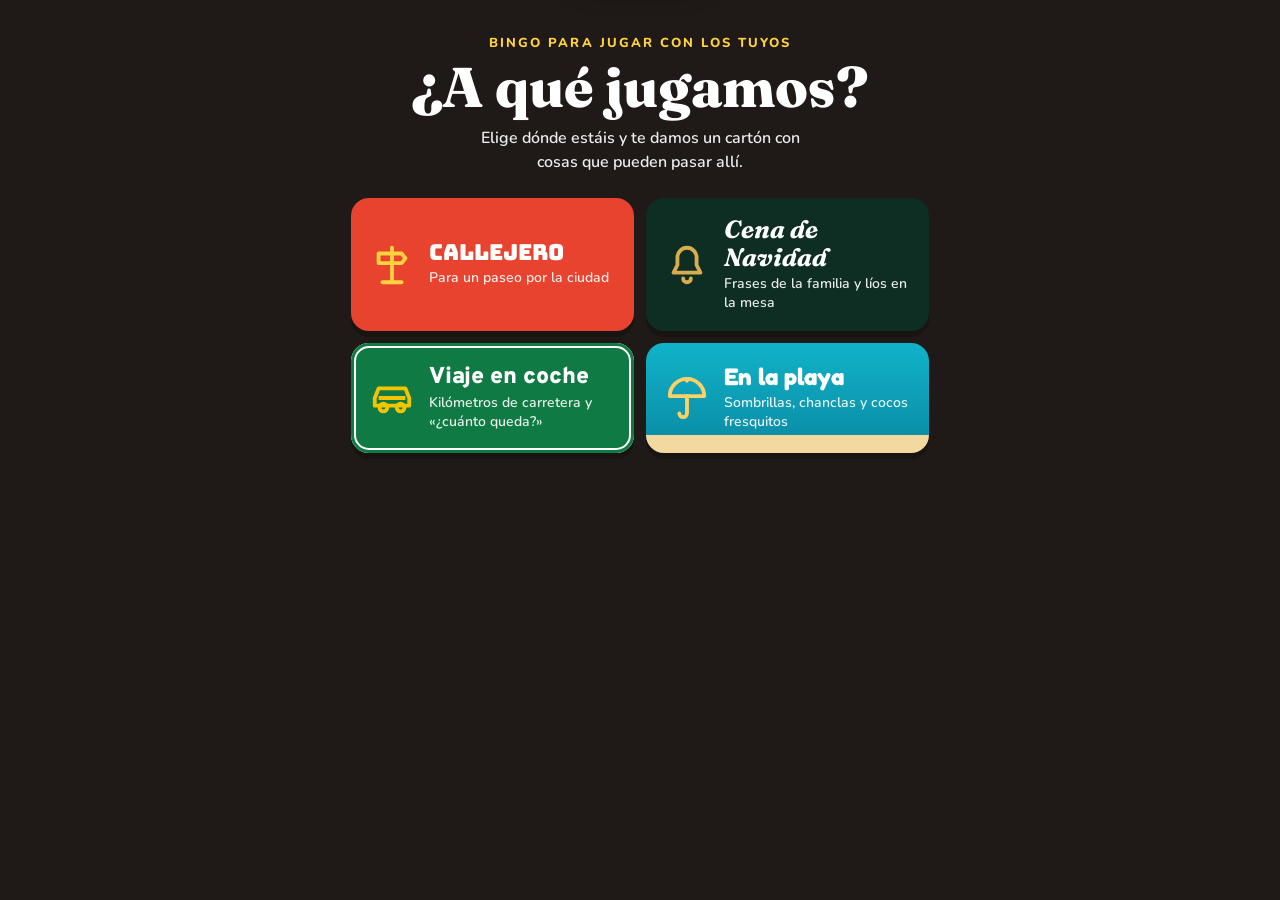
<file: index.html>
<!DOCTYPE html>
<html lang="es">
<head>
<meta charset="utf-8">
<meta name="viewport" content="width=device-width, initial-scale=1, viewport-fit=cover">
<title>Bingo</title>
<meta name="description" content="Bingos para jugar con los tuyos: paseando por la calle, en la cena de Navidad, en un viaje en coche o en la playa.">
<meta name="theme-color" content="#1f1a17">
<link rel="manifest" href="manifest.webmanifest">
<link rel="icon" href="icons/icon.svg" type="image/svg+xml">
<link rel="apple-touch-icon" href="icons/icon-180.png">
<meta name="apple-mobile-web-app-capable" content="yes">
<meta name="mobile-web-app-capable" content="yes">
<meta name="apple-mobile-web-app-status-bar-style" content="black-translucent">
<meta name="apple-mobile-web-app-title" content="Bingo">
<link rel="preconnect" href="https://fonts.googleapis.com">
<link rel="preconnect" href="https://fonts.gstatic.com" crossorigin>
<link href="https://fonts.googleapis.com/css2?family=Bungee&family=Nunito:wght@500;700;800;900&family=Fraunces:ital,opsz,wght@0,9..144,600;0,9..144,800;1,9..144,700&family=Figtree:wght@500;700;800&family=Overpass:wght@600;800;900&family=Fredoka:wght@500;600;700&display=swap" rel="stylesheet">
<link rel="stylesheet" href="styles.css?v=6">
</head>
<body data-mode="">
<svg width="0" height="0" style="position:absolute" aria-hidden="true">
 <defs>
  <symbol id="i-animal" viewBox="0 0 24 24" fill="none" stroke="currentColor" stroke-width="2" stroke-linejoin="round" stroke-linecap="round"><path d="M5 9 3 4l5 2h8l5-2-2 5v5a7 7 0 0 1-14 0z"/><circle cx="9.5" cy="12" r="1" fill="currentColor"/><circle cx="14.5" cy="12" r="1" fill="currentColor"/><path d="M11 16h2l-1 1.2z"/></symbol>
  <symbol id="i-gente" viewBox="0 0 24 24" fill="none" stroke="currentColor" stroke-width="2" stroke-linecap="round"><circle cx="12" cy="6" r="3"/><path d="M6 21v-5a6 6 0 0 1 12 0v5"/></symbol>
  <symbol id="i-ropa" viewBox="0 0 24 24" fill="none" stroke="currentColor" stroke-width="2" stroke-linejoin="round"><path d="M8 3 3 6l2 4 3-1v12h8V9l3 1 2-4-5-3a4 4 0 0 1-8 0z"/></symbol>
  <symbol id="i-vehiculo" viewBox="0 0 24 24" fill="none" stroke="currentColor" stroke-width="2" stroke-linejoin="round"><path d="M3 16v-4l2-5h14l2 5v4z"/><circle cx="7.5" cy="17" r="2"/><circle cx="16.5" cy="17" r="2"/><path d="M5 12h14"/></symbol>
  <symbol id="i-calle" viewBox="0 0 24 24" fill="none" stroke="currentColor" stroke-width="2" stroke-linejoin="round" stroke-linecap="round"><path d="M12 3v18M7 21h10"/><path d="M5 6h12l2 2.5-2 2.5H5z"/></symbol>
  <symbol id="i-cielo" viewBox="0 0 24 24" fill="none" stroke="currentColor" stroke-width="2" stroke-linejoin="round"><circle cx="8" cy="8" r="3"/><path d="M7 19h10a4 4 0 0 0 0-8 5 5 0 0 0-9.6 1.5A3.3 3.3 0 0 0 7 19z"/></symbol>
  <symbol id="i-helado" viewBox="0 0 24 24" fill="none" stroke="currentColor" stroke-width="2" stroke-linejoin="round"><path d="M8 11l4 10 4-10"/><path d="M7 11a5 5 0 0 1 10 0z"/></symbol>
  <symbol id="i-raro" viewBox="0 0 24 24" fill="none" stroke="currentColor" stroke-width="2" stroke-linejoin="round"><path d="m12 3 2.6 5.6 6 .7-4.5 4.1 1.2 6L12 16.4 6.7 19.4l1.2-6L3.4 9.3l6-.7z"/></symbol>
  <symbol id="i-mio" viewBox="0 0 24 24" fill="none" stroke="currentColor" stroke-width="2" stroke-linejoin="round" stroke-linecap="round"><path d="M4 20l4-1L19 8l-3-3L5 16z"/><path d="M14 7l3 3"/></symbol>
  <symbol id="i-dice" viewBox="0 0 24 24" fill="none" stroke="currentColor" stroke-width="2" stroke-linejoin="round" stroke-linecap="round"><path d="M4 5h16v11H10l-5 4v-4H4z"/><path d="M8 9.5h8M8 12.5h5"/></symbol>
  <symbol id="i-cubiertos" viewBox="0 0 24 24" fill="none" stroke="currentColor" stroke-width="2" stroke-linejoin="round" stroke-linecap="round"><path d="M6 3v7a2 2 0 0 0 4 0V3M8 10v11"/><path d="M17 21V3c-2 1.5-3 4-3 7v3h3"/></symbol>
  <symbol id="i-copa" viewBox="0 0 24 24" fill="none" stroke="currentColor" stroke-width="2" stroke-linejoin="round" stroke-linecap="round"><path d="M7 3h10l-1 6a4 4 0 0 1-8 0z"/><path d="M12 13v7M8 21h8"/></symbol>
  <symbol id="i-tele" viewBox="0 0 24 24" fill="none" stroke="currentColor" stroke-width="2" stroke-linejoin="round" stroke-linecap="round"><rect x="3" y="6" width="18" height="12" rx="2"/><path d="m9 2 3 4 3-4M8 21h8"/></symbol>
  <symbol id="i-familia" viewBox="0 0 24 24" fill="none" stroke="currentColor" stroke-width="2" stroke-linecap="round"><circle cx="8" cy="7" r="2.6"/><circle cx="16.5" cy="9" r="2.2"/><path d="M3 20v-3a5 5 0 0 1 10 0v3M13.5 20v-2.5a3.5 3.5 0 0 1 7 0V20"/></symbol>
  <symbol id="i-rayo" viewBox="0 0 24 24" fill="none" stroke="currentColor" stroke-width="2" stroke-linejoin="round"><path d="M13 2 5 13h6l-1 9 8-11h-6z"/></symbol>
  <symbol id="i-luna" viewBox="0 0 24 24" fill="none" stroke="currentColor" stroke-width="2" stroke-linejoin="round" stroke-linecap="round"><path d="M20 14.5A8 8 0 1 1 9.5 4a6.5 6.5 0 0 0 10.5 10.5z"/></symbol>
  <symbol id="i-campana" viewBox="0 0 24 24" fill="none" stroke="currentColor" stroke-width="2" stroke-linejoin="round" stroke-linecap="round"><path d="M12 3a5 5 0 0 0-5 5v4l-2 4h14l-2-4V8a5 5 0 0 0-5-5z"/><path d="M10 19a2 2 0 0 0 4 0"/></symbol>
  <symbol id="i-senal" viewBox="0 0 24 24" fill="none" stroke="currentColor" stroke-width="2" stroke-linejoin="round" stroke-linecap="round"><path d="M12 2.5 21.5 12 12 21.5 2.5 12z"/><path d="M12 8v5M12 16v.5"/></symbol>
  <symbol id="i-montana" viewBox="0 0 24 24" fill="none" stroke="currentColor" stroke-width="2" stroke-linejoin="round" stroke-linecap="round"><path d="M2 20 9 8l4 6 2-3 7 9z"/><path d="m7.2 11 1.8 1 1.6-1.1"/></symbol>
  <symbol id="i-gasolina" viewBox="0 0 24 24" fill="none" stroke="currentColor" stroke-width="2" stroke-linejoin="round" stroke-linecap="round"><path d="M4 21V5a2 2 0 0 1 2-2h6a2 2 0 0 1 2 2v16M3 21h12M4 10h10"/><path d="M14 8h2a2 2 0 0 1 2 2v6a1.5 1.5 0 0 0 3 0V8l-3-3"/></symbol>
  <symbol id="i-ola" viewBox="0 0 24 24" fill="none" stroke="currentColor" stroke-width="2" stroke-linejoin="round" stroke-linecap="round"><path d="M2 12c2.5 0 2.5-2 5-2s2.5 2 5 2 2.5-2 5-2 2.5 2 5 2M2 17c2.5 0 2.5-2 5-2s2.5 2 5 2 2.5-2 5-2 2.5 2 5 2"/><path d="M2 7c2.5 0 2.5-2 5-2s2.5 2 5 2 2.5-2 5-2 2.5 2 5 2"/></symbol>
  <symbol id="i-sombrilla" viewBox="0 0 24 24" fill="none" stroke="currentColor" stroke-width="2" stroke-linejoin="round" stroke-linecap="round"><path d="M3 11a9 9 0 0 1 18 0z"/><path d="M12 11v9a2 2 0 0 1-4 0M12 2v1"/></symbol>
  <symbol id="i-sol" viewBox="0 0 24 24" fill="none" stroke="currentColor" stroke-width="2" stroke-linecap="round"><circle cx="12" cy="12" r="4"/><path d="M12 2v2M12 20v2M4.9 4.9l1.4 1.4M17.7 17.7l1.4 1.4M2 12h2M20 12h2M4.9 19.1l1.4-1.4M17.7 6.3l1.4-1.4"/></symbol>
  <symbol id="i-star" viewBox="0 0 24 24"><path fill="currentColor" d="m12 2.5 2.8 6 6.6.7-4.9 4.5 1.4 6.5L12 16.9l-5.9 3.3 1.4-6.5-4.9-4.5 6.6-.7z"/></symbol>
 </defs>
</svg>

<!-- Pantalla inicial: elegir juego -->
<section id="picker" aria-labelledby="pickT">
 <header class="phead">
  <p class="kicker">Bingo para jugar con los tuyos</p>
  <h1 id="pickT">¿A qué jugamos?</h1>
  <p class="sub">Elige dónde estáis y te damos un cartón con cosas que pueden pasar allí.</p>
 </header>
 <div class="tiles" id="tiles"></div>
</section>

<!-- El juego -->
<div id="game" hidden>
 <div class="deco" aria-hidden="true">
  <svg class="d-calle" viewBox="0 0 400 56" preserveAspectRatio="none">
   <g fill="var(--bg2)">
    <rect x="0" y="22" width="44" height="34"/><rect x="48" y="8" width="30" height="48"/><rect x="82" y="28" width="52" height="28"/>
    <rect x="138" y="14" width="36" height="42"/><rect x="178" y="30" width="28" height="26"/><rect x="210" y="4" width="40" height="52"/>
    <rect x="254" y="24" width="50" height="32"/><rect x="308" y="12" width="34" height="44"/><rect x="346" y="26" width="54" height="30"/>
   </g>
   <g fill="#ffd23f" opacity=".85">
    <rect x="54" y="16" width="6" height="6"/><rect x="66" y="28" width="6" height="6"/><rect x="146" y="22" width="6" height="6"/>
    <rect x="218" y="12" width="6" height="6"/><rect x="236" y="26" width="6" height="6"/><rect x="316" y="20" width="6" height="6"/>
    <rect x="96" y="36" width="6" height="6"/><rect x="268" y="32" width="6" height="6"/><rect x="360" y="34" width="6" height="6"/>
   </g>
  </svg>
  <svg class="d-navidad" viewBox="0 0 400 40" preserveAspectRatio="none">
   <path d="M-4 6 Q 30 30 66 8 T 136 8 T 206 8 T 276 8 T 346 8 T 416 8" fill="none" stroke="#06170f" stroke-width="2"/>
   <g class="bulbs">
    <ellipse cx="18" cy="21" rx="5" ry="7" fill="#e5484d"/><ellipse cx="50" cy="20" rx="5" ry="7" fill="#f5c542"/>
    <ellipse cx="88" cy="21" rx="5" ry="7" fill="#46b17b"/><ellipse cx="120" cy="20" rx="5" ry="7" fill="#e5484d"/>
    <ellipse cx="158" cy="21" rx="5" ry="7" fill="#f5c542"/><ellipse cx="190" cy="20" rx="5" ry="7" fill="#46b17b"/>
    <ellipse cx="228" cy="21" rx="5" ry="7" fill="#e5484d"/><ellipse cx="260" cy="20" rx="5" ry="7" fill="#f5c542"/>
    <ellipse cx="298" cy="21" rx="5" ry="7" fill="#46b17b"/><ellipse cx="330" cy="20" rx="5" ry="7" fill="#e5484d"/>
    <ellipse cx="368" cy="21" rx="5" ry="7" fill="#f5c542"/><ellipse cx="396" cy="20" rx="5" ry="7" fill="#46b17b"/>
   </g>
  </svg>
  <svg class="d-coche" viewBox="0 0 400 30" preserveAspectRatio="none">
   <rect width="400" height="30" fill="#14181f"/>
   <path class="lane" d="M0 15h400" stroke="#f5c400" stroke-width="3" stroke-dasharray="22 16"/>
  </svg>
  <svg class="d-playa" viewBox="0 0 400 40" preserveAspectRatio="none">
   <path class="wave" d="M0 22 Q25 10 50 22 T100 22 T150 22 T200 22 T250 22 T300 22 T350 22 T400 22 T450 22 V40 H0z" fill="rgba(255,255,255,.25)"/>
   <path d="M0 28 Q25 18 50 28 T100 28 T150 28 T200 28 T250 28 T300 28 T350 28 T400 28 V40 H0z" fill="rgba(255,255,255,.18)"/>
  </svg>
 </div>

 <header class="ghead">
  <button class="back" id="back" aria-label="Cambiar de juego">← Juegos</button>
  <p class="kicker" id="kicker"></p>
  <h1 id="title"></h1>
  <p class="sub" id="sub"></p>
 </header>

 <main>
  <div class="bar">
   <div class="seg" role="group" aria-label="Tamaño del cartón">
    <button data-size="3">3×3</button><button data-size="4">4×4</button><button data-size="5">5×5</button>
   </div>
   <div class="seg" role="group" aria-label="Tipo de cartón">
    <button data-type="serie">De serie</button><button data-type="mine">Personalizado</button>
   </div>
  </div>

  <section class="card" aria-label="Tu cartón">
   <div class="chead">
    <div><span class="who" id="who">Tu cartón</span><span class="table">Partida <b id="codeTop"></b></span></div>
    <span id="clock" aria-label="Tiempo de partida">0:00</span>
   </div>
   <div class="grid" id="grid"></div>
  </section>

  <div class="score">
   <div><b id="sMarks">0/0</b><span>tachadas</span></div>
   <div><b id="sLines">0</b><span>líneas</span></div>
   <div><b id="sLeft">0</b><span>para bingo</span></div>
  </div>
  <div class="meter" aria-hidden="true"><i id="meter"></i></div>
  <div class="bar" style="margin-top:16px"><button class="btn ghost" id="limpiar" hidden>Limpiar cartón</button><button class="btn hi" id="nuevo">Partida nueva</button></div>

  <section class="panel" id="playPanel">
   <h2 id="playT"></h2>
   <p id="playP"></p>
   <label class="lbl" for="name">Tu nombre <span>(opcional)</span></label>
   <div class="row">
    <input id="name" maxlength="24" placeholder="Por ejemplo, Lucía" autocomplete="given-name">
    <button class="btn" id="nameBtn">Dame mi cartón</button>
   </div>
   <div class="tablecode"><span>Código de la partida</span><b id="code">----</b></div>
   <div class="row"><button class="btn" id="link">Compartir enlace</button><button class="btn ghost" id="copy">Copiar código</button></div>
   <div class="row" style="margin-top:12px">
    <input id="join" class="up" maxlength="6" placeholder="Código, p. ej. KQ7M-4" aria-label="Código de partida" autocomplete="off">
    <button class="btn ghost" id="joinBtn">Unirme</button>
   </div>
   <p class="msg" id="msg" role="status"></p>
  </section>

  <section class="panel" id="customPanel">
   <h2 id="customT"></h2>
   <p id="customP"></p>
   <textarea id="custom" aria-label="Tus casillas, una por línea"></textarea>
   <p class="hint" id="customInfo"></p>
   <div class="row"><button class="btn" id="makeCustom">Crear mi cartón</button></div>
   <p class="msg" id="customMsg" role="status"></p>
  </section>

  <section class="panel">
   <h2>Cómo se juega</h2>
   <ol id="rules"></ol>
  </section>

  <p class="foot"><button class="linkish" id="back2">Elegir otro juego</button></p>
 </main>
</div>

<div class="toast" id="toast" role="status">¡Línea!</div>
<div class="win-ov" id="winOv" role="dialog" aria-modal="true" aria-labelledby="winT">
 <div class="win-card">
  <svg class="win-star" aria-hidden="true"><use href="#i-star"/></svg>
  <h2 id="winT">¡BINGO!</h2>
  <p id="winP"></p>
  <div class="row" style="justify-content:center">
   <button class="btn ghost" id="again">Otro cartón</button>
   <button class="btn" id="close">Ver cartón</button>
  </div>
 </div>
</div>
<canvas id="fx"></canvas>

<!-- Al cambiar app.js, modes.js o styles.css, sube el ?v= aquí y la versión en sw.js -->
<script src="modes.js?v=6"></script>
<script src="app.js?v=6"></script>
</body>
</html>
</file>
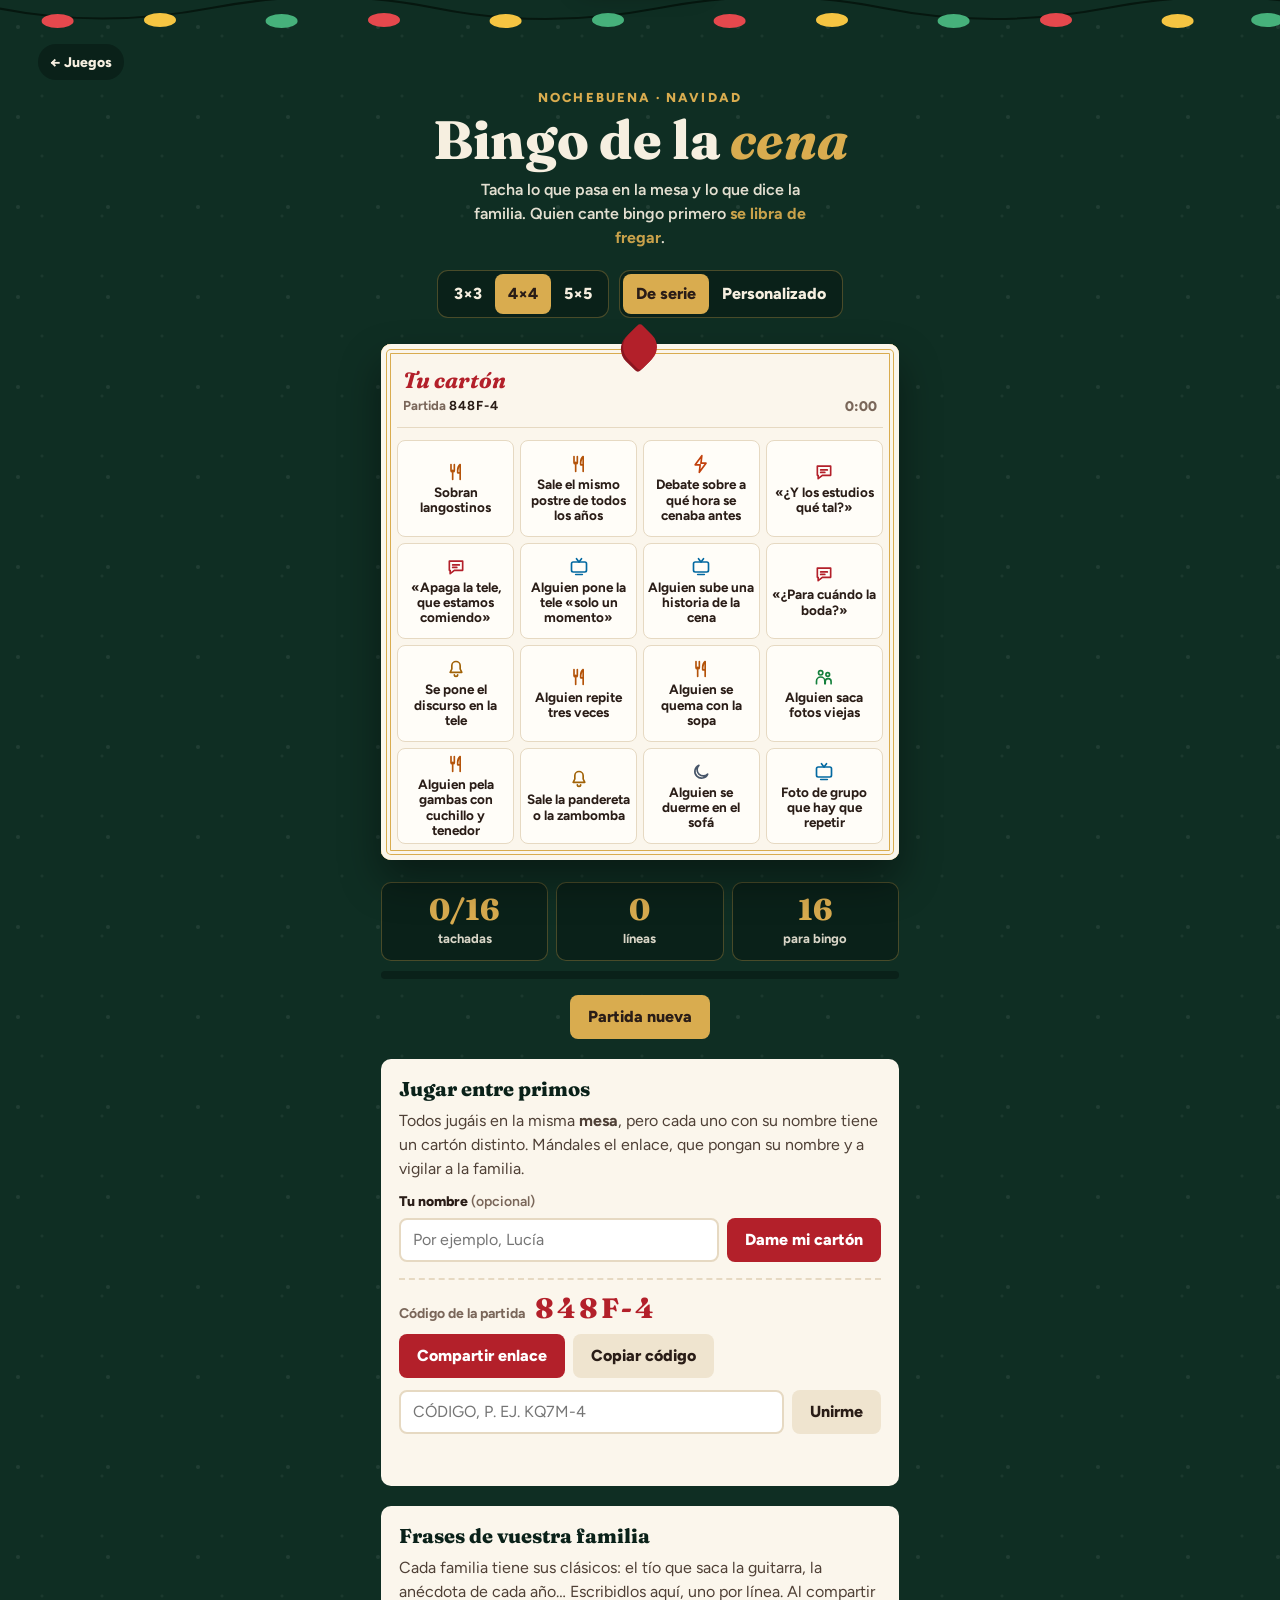
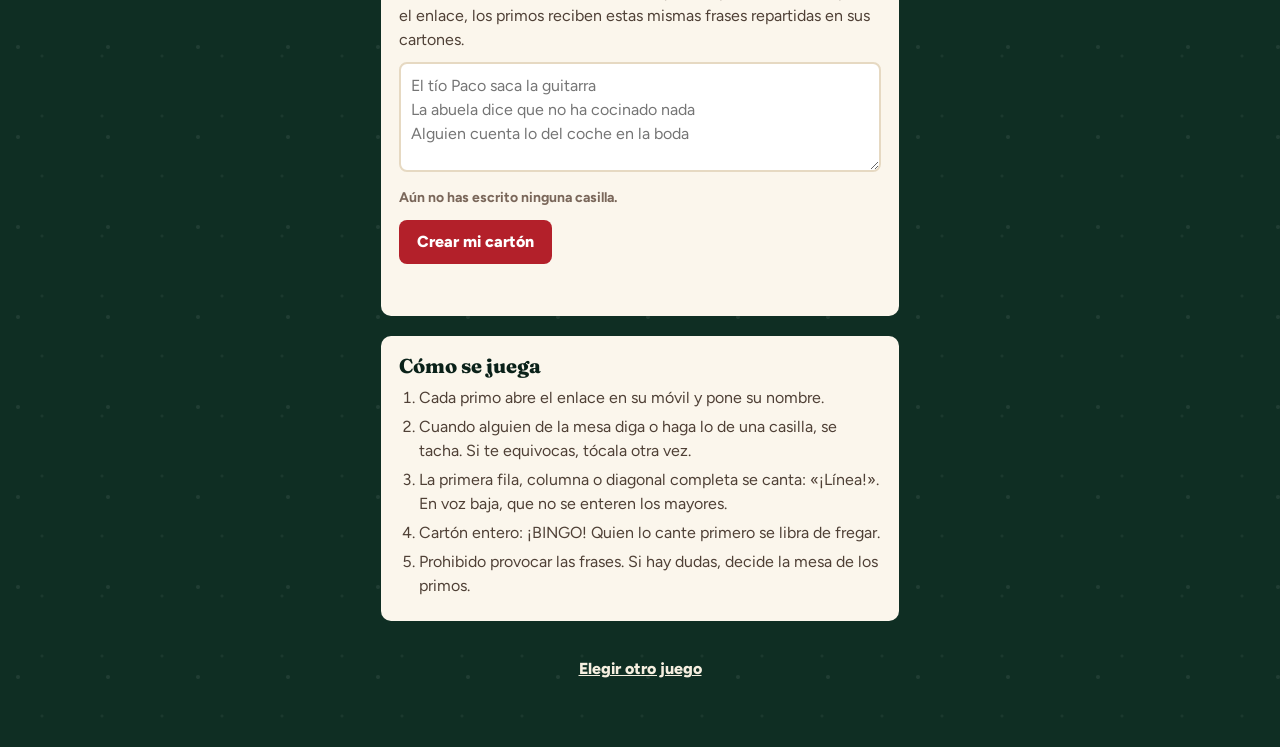
<file: navidad/index.html>
<!DOCTYPE html>
<html lang="es">
<head>
<meta charset="utf-8">
<meta name="viewport" content="width=device-width, initial-scale=1">
<title>Bingo de la cena de Navidad</title>
<!-- El bingo de Navidad ahora es un juego más dentro de la app principal.
     Esta página solo redirige, conservando la partida si venías de un enlace compartido. -->
<script>
(function(){
  var p=new URLSearchParams(location.hash.slice(1));
  p.set('m','navidad');
  location.replace('../#'+p.toString());
})();
</script>
<meta http-equiv="refresh" content="0; url=../#m=navidad">
</head>
<body style="background:#0f2e23;color:#f6efe0;font:16px system-ui;text-align:center;padding:40px">
<p>El bingo de Navidad se ha mudado. <a href="../#m=navidad" style="color:#d9ac4f">Ir al bingo</a></p>
</body>
</html>
</file>
<file: styles.css>
/* Un mismo bingo con varios juegos. La estructura es común; cada juego ([data-mode]) trae sus colores, tipografías y adornos.
   calle   — rojo tomate, ticket de papel con muescas, sello cobalto; Bungee + Nunito
   navidad — verde abeto, tarjeta crema con filete dorado, sello de lacre; Fraunces + Figtree
   coche   — asfalto, cabecera de cartel de autovía verde, línea amarilla; Overpass
   playa   — mar turquesa, cartón color arena con olas, sello coral; Fredoka + Nunito */
:root{color-scheme:dark;
--bg:#1f1a17;--bg2:#15110f;--paper:#fffdf8;--cell:#fff;--ink:#1f1a17;--on:#fff;--hi:#ffd23f;--hiInk:#1f1a17;
--accent:#2546d8;--accentInk:#fff;--ghost:#efe7dc;--stamp:37,70,216;--line:#e4d9cb;--muted:#6f625a;--soft:#4a3f38;
--win:#fff4c2;--winB:#e0b100;--fD:Bungee,Impact,sans-serif;--fB:Nunito,system-ui,sans-serif;--r:14px;--rc:10px}
[data-mode=calle]{--bg:#e8432e;--bg2:#c8321f}
[data-mode=navidad]{--bg:#0f2e23;--bg2:#0a2119;--paper:#fbf6ec;--cell:#fffdf8;--ink:#2a1d17;--on:#f6efe0;--hi:#d9ac4f;--hiInk:#2a1d17;
 --accent:#b3202a;--ghost:#efe4cf;--stamp:179,32,42;--line:#e6d9c2;--muted:#7a675a;--soft:#4f4036;--win:#fbecc4;--winB:#d9ac4f;
 --fD:Fraunces,Georgia,serif;--fB:Figtree,system-ui,sans-serif;--r:10px;--rc:8px}
[data-mode=coche]{--bg:#1d2430;--bg2:#141922;--paper:#f4f5f7;--cell:#fff;--ink:#111827;--on:#f3f4f6;--hi:#f5c400;--hiInk:#111827;
 --accent:#0f7a43;--ghost:#e5e7eb;--stamp:15,122,67;--line:#d6d9de;--muted:#5b6472;--soft:#374151;--win:#fff6c2;--winB:#f5c400;
 --fD:Overpass,system-ui,sans-serif;--fB:Overpass,system-ui,sans-serif;--r:8px;--rc:6px}
[data-mode=playa]{--bg:#0b8fa8;--bg2:#07728a;--paper:#fff3d6;--cell:#fffbf0;--ink:#173a4a;--on:#fff;--hi:#ffd166;--hiInk:#173a4a;
 --accent:#f25f5c;--ghost:#fbe6bd;--stamp:242,95,92;--line:#f0dcae;--muted:#7a6a4f;--soft:#4b4636;--win:#ffe9a8;--winB:#f4a261;
 --fD:Fredoka,Nunito,sans-serif;--fB:Nunito,system-ui,sans-serif;--r:22px;--rc:14px}

*{box-sizing:border-box;min-width:0}
[hidden]{display:none!important}
body{margin:0;background:var(--bg);color:var(--on);font:16px/1.5 var(--fB);overflow-x:clip;transition:background .3s;
 padding:0 env(safe-area-inset-right) env(safe-area-inset-bottom) env(safe-area-inset-left)}
button,input,textarea{font:inherit}
button:focus-visible,input:focus-visible,textarea:focus-visible,a:focus-visible{outline:3px solid var(--hi);outline-offset:2px}
.kicker{margin:0;font-weight:800;font-size:13px;letter-spacing:.16em;text-transform:uppercase;color:var(--hi)}
h1{font:400 clamp(34px,9vw,54px)/1.05 var(--fD);margin:4px 0 0;text-wrap:balance}
h1 em{font-style:normal;color:var(--hi)}
.sub{margin:10px auto 0;max-width:36ch;opacity:.92;font-weight:600}
.sub b{color:var(--hi)}

/* ---------- Pantalla de elegir juego ---------- */
#picker{max-width:680px;margin:0 auto;padding:calc(34px + env(safe-area-inset-top)) max(4vw,14px) 40px}
.phead{text-align:center;margin-bottom:24px}
.phead h1{font:800 clamp(36px,10vw,56px)/1.05 Fraunces,Georgia,serif}
.tiles{display:grid;grid-template-columns:repeat(auto-fit,minmax(min(100%,260px),1fr));gap:12px}
.tile{position:relative;display:flex;gap:14px;align-items:center;text-align:start;border:0;border-radius:18px;padding:18px;min-height:110px;cursor:pointer;overflow:hidden;
 background:var(--t);color:var(--tInk,#fff);box-shadow:0 6px 0 rgba(0,0,0,.25);transition:transform .15s}
.tile:hover{transform:translateY(-2px)}.tile:active{transform:translateY(2px);box-shadow:0 2px 0 rgba(0,0,0,.25)}
.tile svg{width:46px;height:46px;flex:none;color:var(--tHi)}
.tile b{display:block;font:var(--tFont);line-height:1.1}
.tile span{display:block;font:600 14px/1.35 Nunito,sans-serif;opacity:.9;margin-top:4px}
.tile .cont{position:absolute;top:10px;right:12px;font:800 11px Nunito,sans-serif;letter-spacing:.08em;text-transform:uppercase;background:rgba(0,0,0,.25);padding:3px 8px;border-radius:99px}
.t-calle{--t:#e8432e;--tHi:#ffd23f;--tFont:400 22px Bungee,sans-serif}
.t-navidad{--t:#0f2e23;--tHi:#d9ac4f;--tFont:italic 700 25px Fraunces,serif}
.t-coche{--t:#0f7a43;--tHi:#f5c400;--tFont:900 23px Overpass,sans-serif;box-shadow:inset 0 0 0 3px #0f7a43,inset 0 0 0 5px #fff,0 6px 0 rgba(0,0,0,.25)!important}
.t-playa{--t:linear-gradient(180deg,#10b3c9,#0b8fa8 84%,#f2d9a0 84%);--tHi:#ffd166;--tFont:700 24px Fredoka,sans-serif}

/* ---------- Juego ---------- */
.deco{padding-top:env(safe-area-inset-top)}
.deco svg{display:none;width:100%}
[data-mode=calle] .d-calle{display:block;height:56px;order:2}
[data-mode=navidad] .d-navidad{display:block;height:40px}
[data-mode=coche] .d-coche{display:block;height:22px}
[data-mode=playa] .d-playa{display:block;height:34px}
[data-mode=calle] .deco{display:flex;flex-direction:column}
.bulbs ellipse{animation:blink 2.4s infinite ease-in-out}
.bulbs ellipse:nth-child(3n+2){animation-delay:.8s}.bulbs ellipse:nth-child(3n){animation-delay:1.6s}
@keyframes blink{0%,100%{opacity:1}50%{opacity:.35}}
.lane{animation:drive 1s linear infinite}@keyframes drive{to{stroke-dashoffset:-38}}
.wave{animation:sway 4s ease-in-out infinite alternate}@keyframes sway{to{transform:translateX(-50px)}}

.ghead{padding:10px max(5vw,16px) 0;text-align:center;position:relative}
.back{position:absolute;left:max(3vw,10px);top:4px;border:0;background:var(--bg2);color:var(--on);font-weight:800;font-size:14px;min-height:36px;padding:0 12px;border-radius:99px;cursor:pointer}
.ghead .kicker{margin-top:38px}
main{max-width:620px;margin:0 auto;padding:20px max(4vw,12px) 40px}
.bar{display:flex;flex-wrap:wrap;gap:10px;justify-content:center;align-items:center;margin-bottom:16px}
.seg{display:flex;background:var(--bg2);border-radius:calc(var(--rc) + 3px);padding:3px}
.seg button{border:0;background:none;color:var(--on);font-weight:800;min-height:40px;padding:0 13px;border-radius:var(--rc);cursor:pointer}
.seg button[aria-pressed=true]{background:var(--hi);color:var(--hiInk)}
.btn{border:0;min-height:44px;padding:0 18px;border-radius:var(--rc);font-weight:800;cursor:pointer;background:var(--accent);color:var(--accentInk)}
.btn.hi{background:var(--hi);color:var(--hiInk)}
.btn.ghost{background:var(--ghost);color:var(--ink)}
.btn:active{transform:translateY(1px)}

.card{background:var(--paper);color:var(--ink);border-radius:var(--r);padding:14px;position:relative;box-shadow:0 18px 34px rgba(0,0,0,.3)}
.chead{display:flex;justify-content:space-between;align-items:flex-end;gap:8px;padding:2px 6px 10px;margin-bottom:12px;border-bottom:2px dashed var(--line)}
.chead .who{display:block;font:400 20px/1.15 var(--fD);color:var(--accent)}
.chead .table{font-size:13px;font-weight:700;color:var(--muted)}
.chead .table b{color:var(--ink);letter-spacing:.08em}
#clock{font-weight:800;color:var(--muted);font-size:14px;white-space:nowrap;font-variant-numeric:tabular-nums}
.grid{display:grid;gap:6px;grid-auto-rows:1fr}
.cell{position:relative;min-height:92px;border:2px solid var(--line);border-radius:var(--rc);background:var(--cell);color:var(--ink);padding:5px 4px;
 display:flex;flex-direction:column;align-items:center;justify-content:center;gap:3px;text-align:center;cursor:pointer;font-weight:800;font-size:13.5px;line-height:1.14;
 hyphens:auto;overflow:hidden;-webkit-tap-highlight-color:transparent}
.g3 .cell{font-size:16px;min-height:110px}.g5 .cell{font-size:11.5px;padding:4px 2px;min-height:76px}
.cell svg.ic{width:20px;height:20px;flex:none;color:var(--c)}
.g3 .cell svg.ic{width:32px;height:32px}.g5 .cell svg.ic{width:15px;height:15px}
.cell .t{overflow-wrap:break-word;max-width:100%;position:relative}
.cell .stamp{position:absolute;left:8%;top:50%;width:84%;aspect-ratio:1;margin-top:-42%;border-radius:50%;pointer-events:none;mix-blend-mode:multiply;
 background:radial-gradient(circle at 36% 32%,rgba(var(--stamp),.5),rgba(var(--stamp),.78) 70%);
 transform:scale(0) rotate(-25deg);transition:transform .22s cubic-bezier(.3,1.6,.5,1)}
.cell.on .stamp{transform:scale(1) rotate(0)}
.cell.on{border-color:rgb(var(--stamp))}
.cell.win{background:var(--win);border-color:var(--winB)}
.cell.free{background:var(--hi);border-color:var(--winB);color:var(--hiInk);cursor:default}
.cell.free svg{width:26px;height:26px}
.cell.free .t{font:400 13px/1.1 var(--fD)}

.score{display:grid;grid-template-columns:repeat(3,minmax(0,1fr));gap:8px;margin-top:22px}
.score div{background:var(--bg2);border-radius:var(--r);padding:10px 6px;text-align:center}
.score b{display:block;font:400 clamp(22px,6vw,30px)/1.1 var(--fD);color:var(--hi);font-variant-numeric:tabular-nums}
.score span{font-size:13px;font-weight:700;opacity:.88}
.meter{height:10px;background:var(--bg2);border-radius:99px;margin-top:10px;overflow:hidden}
.meter i{display:block;height:100%;width:0;background:var(--hi);border-radius:99px;transition:width .3s}

.panel{background:var(--paper);color:var(--ink);border-radius:var(--r);padding:18px;margin-top:20px}
.panel h2{font:400 20px/1.2 var(--fD);margin:0 0 8px;color:var(--bg2)}
.panel p{margin:0 0 10px;color:var(--soft)}
.lbl{display:block;font-weight:800;font-size:14px;margin:4px 0 6px}.lbl span{font-weight:600;color:var(--muted)}
.tablecode{display:flex;align-items:baseline;gap:10px;flex-wrap:wrap;margin:16px 0 10px;padding-top:14px;border-top:2px dashed var(--line)}
.tablecode span{font-size:14px;font-weight:700;color:var(--muted)}
.tablecode b{font:400 28px/1 var(--fD);letter-spacing:.1em;color:var(--accent)}
.row{display:flex;flex-wrap:wrap;gap:8px;align-items:center}
.row input{flex:1 1 140px;min-height:44px;font-size:16px;border:2px solid var(--line);border-radius:var(--rc);padding:0 12px;background:#fff;color:var(--ink)}
.row input.up{text-transform:uppercase}
textarea{width:100%;min-height:110px;font-size:16px;border:2px solid var(--line);border-radius:var(--rc);padding:10px;background:#fff;color:var(--ink);resize:vertical}
.hint{font-size:14px;font-weight:700;color:var(--muted)!important;margin:8px 0 12px!important}
.msg{font-weight:800;color:var(--accent);min-height:1.5em;margin:8px 0 0}
ol{margin:0;padding-inline-start:20px;color:var(--soft)}ol li{margin:5px 0}
.foot{text-align:center;margin-top:26px}
.linkish{border:0;background:none;color:var(--on);font-weight:800;text-decoration:underline;cursor:pointer;min-height:44px}

.toast{position:fixed;left:50%;top:calc(18px + env(safe-area-inset-top));transform:translate(-50%,-170%);background:var(--hi);color:var(--hiInk);
 font:400 22px var(--fD);padding:12px 24px;border-radius:999px;box-shadow:0 10px 24px rgba(0,0,0,.3);transition:transform .35s cubic-bezier(.3,1.5,.5,1);z-index:20;white-space:nowrap}
.toast.show{transform:translate(-50%,0)}
.win-ov{position:fixed;inset:0;background:rgba(10,8,6,.74);display:none;place-items:center;z-index:30;padding:20px}
.win-ov.show{display:grid}
.win-card{background:var(--paper);color:var(--ink);border-radius:var(--r);padding:26px 22px 24px;text-align:center;max-width:360px;width:100%;box-shadow:0 20px 50px rgba(0,0,0,.5)}
.win-star{width:44px;height:44px;color:var(--hi)}
.win-card h2{font:400 clamp(44px,14vw,62px)/1 var(--fD);margin:2px 0 0;color:var(--accent)}
.win-card p{font-weight:700;margin:10px 0 18px;font-size:17px}
canvas#fx{position:fixed;inset:0;width:100%;height:100%;pointer-events:none;z-index:40}

/* ---------- Detalles de cada juego ---------- */
/* Callejero: ticket de papel con muescas y sombra dura */
[data-mode=calle] .card{border-radius:18px;box-shadow:0 10px 0 var(--bg2),0 18px 30px rgba(0,0,0,.25)}
[data-mode=calle] .card::before,[data-mode=calle] .card::after{content:"";position:absolute;top:50%;width:22px;height:22px;border-radius:50%;background:var(--bg);transform:translateY(-50%)}
[data-mode=calle] .card::before{left:-11px}[data-mode=calle] .card::after{right:-11px}
[data-mode=calle] .chead .who{color:var(--bg2)}
[data-mode=calle] h1{text-shadow:0 3px 0 var(--bg2)}
[data-mode=calle] .seg,[data-mode=calle] .btn,[data-mode=calle] .back{border-radius:999px}
[data-mode=calle] .seg button{border-radius:999px}
[data-mode=calle] .btn.hi{box-shadow:0 3px 0 var(--bg2)}
[data-mode=calle] .win-card{background:var(--hi);box-shadow:0 12px 0 #b98d00}
[data-mode=calle] .win-star{color:var(--bg)}
[data-mode=calle] .win-card h2{color:var(--bg2)}

/* Navidad: tarjeta de felicitación con doble filete dorado y lazo */
[data-mode=navidad] body,body[data-mode=navidad]{background:
 radial-gradient(circle at 20% 30%,rgba(255,255,255,.07) 0 1.5px,transparent 2.5px) 0 0/90px 90px,
 radial-gradient(circle at 70% 60%,rgba(255,255,255,.05) 0 1px,transparent 2px) 0 0/60px 60px,var(--bg)}
[data-mode=navidad] h1{font-weight:800}
[data-mode=navidad] h1 em{font-style:italic;font-weight:700}
[data-mode=navidad] .card{margin-top:26px;padding:16px;box-shadow:inset 0 0 0 5px var(--paper),inset 0 0 0 6px var(--hi),inset 0 0 0 9px var(--paper),inset 0 0 0 10px var(--hi),0 20px 40px rgba(0,0,0,.4)}
[data-mode=navidad] .card::before{content:"";position:absolute;left:50%;top:-14px;width:34px;height:34px;transform:translateX(-50%) rotate(45deg);background:var(--accent);border-radius:4px 50% 4px 50%;box-shadow:0 3px 0 #8c1620}
[data-mode=navidad] .chead{padding-top:8px;border-bottom-style:solid;border-bottom-width:1px}
[data-mode=navidad] .chead .who,[data-mode=navidad] .win-card h2{font-style:italic;font-weight:700}
[data-mode=navidad] .chead .who{font-size:22px}
[data-mode=navidad] .cell{border-width:1px;font-weight:700}
[data-mode=navidad] .cell .stamp{box-shadow:inset 0 0 0 3px rgba(140,22,32,.35)}
[data-mode=navidad] .cell.free{background:var(--accent);border-color:#8c1620;color:#fff}
[data-mode=navidad] .cell.free svg{color:var(--hi)}
[data-mode=navidad] .cell.free .t,[data-mode=navidad] .toast{font-style:italic;font-weight:700}
[data-mode=navidad] .panel h2,[data-mode=navidad] .score b,[data-mode=navidad] .tablecode b{font-weight:800}
[data-mode=navidad] .seg,[data-mode=navidad] .score div{border:1px solid rgba(217,172,79,.3)}
[data-mode=navidad] .meter{height:8px}
[data-mode=navidad] .meter i{background:repeating-linear-gradient(-45deg,var(--accent) 0 8px,#fff 8px 16px)}
[data-mode=navidad] .win-card{box-shadow:inset 0 0 0 5px var(--paper),inset 0 0 0 6px var(--hi),0 20px 50px rgba(0,0,0,.5)}
[data-mode=navidad] .toast{border-radius:12px}

/* Viaje en coche: cabecera como cartel verde de autovía, rayas de carretera */
[data-mode=coche] h1,[data-mode=coche] .panel h2,[data-mode=coche] .score b,[data-mode=coche] .tablecode b,[data-mode=coche] .win-card h2,[data-mode=coche] .toast,[data-mode=coche] .chead .who,[data-mode=coche] .cell.free .t{font-weight:900}
[data-mode=coche] h1{letter-spacing:-.01em}
[data-mode=coche] .chead{background:var(--accent);color:#fff;border:0;border-radius:6px;padding:10px 12px;box-shadow:inset 0 0 0 2px var(--accent),inset 0 0 0 4px #fff}
[data-mode=coche] .chead .who{color:#fff}
[data-mode=coche] .chead .table,[data-mode=coche] #clock{color:rgba(255,255,255,.85)}
[data-mode=coche] .chead .table b{color:var(--hi)}
[data-mode=coche] .card{border-top:8px solid var(--hi)}
[data-mode=coche] .cell{font-weight:800}
[data-mode=coche] .meter i{background:repeating-linear-gradient(90deg,var(--hi) 0 18px,transparent 18px 28px)}
[data-mode=coche] .panel{border-left:6px solid var(--accent)}
[data-mode=coche] .panel h2{color:var(--accent)}

/* Playa: mar degradado, cartón color arena con borde de olas */
body[data-mode=playa]{background:linear-gradient(180deg,#10b3c9 0,#0b8fa8 340px,#087a90 100%) fixed}
[data-mode=playa] .deco{background:transparent}
[data-mode=playa] h1{font-weight:700}
[data-mode=playa] .panel h2,[data-mode=playa] .score b,[data-mode=playa] .tablecode b,[data-mode=playa] .win-card h2,[data-mode=playa] .toast,[data-mode=playa] .chead .who,[data-mode=playa] .cell.free .t{font-weight:700}
[data-mode=playa] .card{margin-top:18px;box-shadow:0 14px 0 #e8cf97,0 22px 34px rgba(0,0,0,.25)}
[data-mode=playa] .card::before{content:"";position:absolute;left:0;right:0;top:-12px;height:14px;
 background:radial-gradient(circle at 10px 14px,var(--paper) 10px,transparent 10.5px) 0 0/20px 14px repeat-x}
[data-mode=playa] .chead{border-bottom-style:dotted}
[data-mode=playa] .seg,[data-mode=playa] .btn,[data-mode=playa] .back,[data-mode=playa] .seg button{border-radius:999px}
[data-mode=playa] .panel h2{color:#07728a}

@media (prefers-reduced-motion:reduce){*{transition:none!important;animation:none!important}}
</file>
